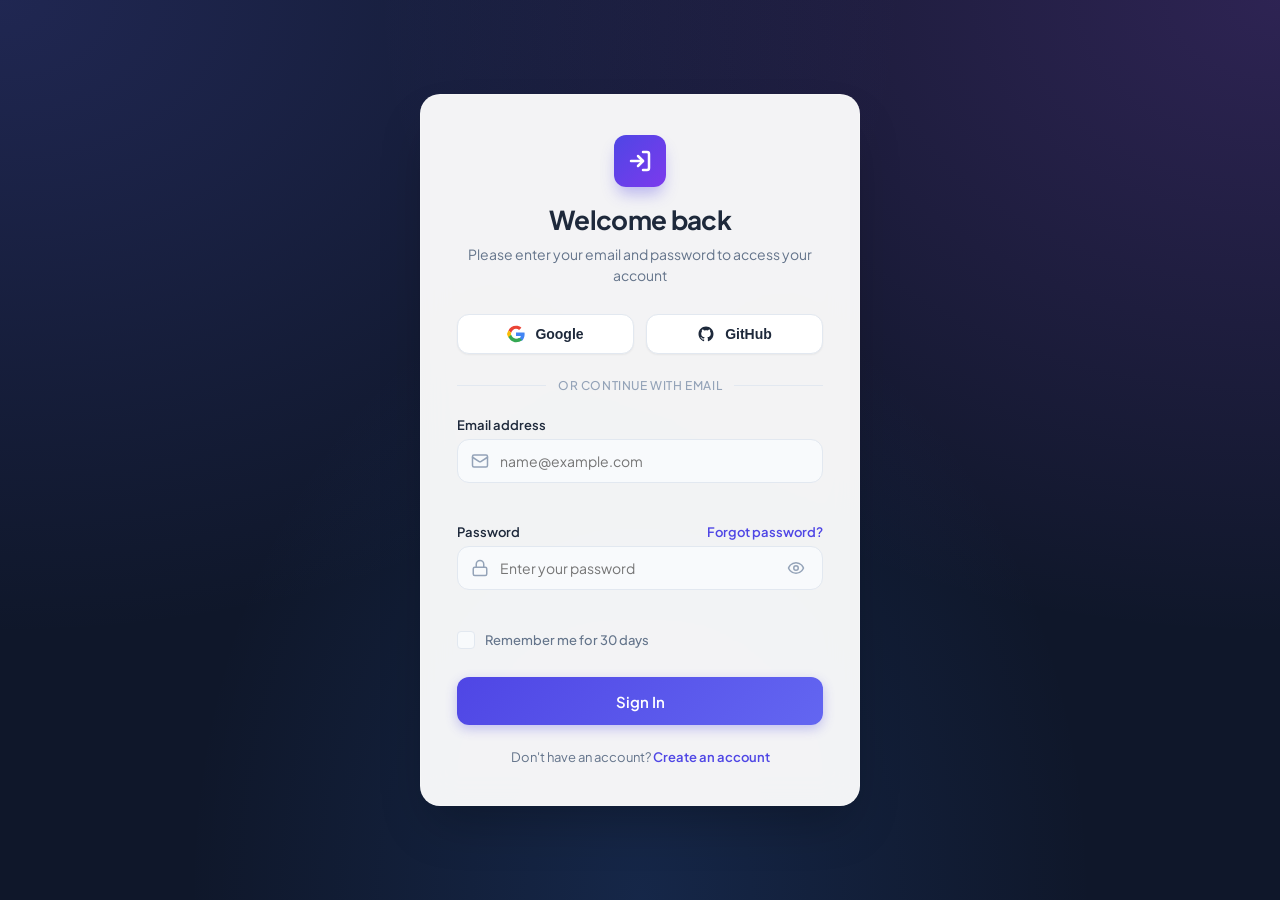
<file: index.html>
<!DOCTYPE html>
<html lang="en">
<head>
    <meta charset="UTF-8">
    <meta name="viewport" content="width=device-width, initial-scale=1.0">
    <title>Modern Login Form</title>
    <!-- Google Fonts -->
    <link rel="preconnect" href="https://fonts.googleapis.com">
    <link rel="preconnect" href="https://fonts.gstatic.com" crossorigin>
    <link href="https://fonts.googleapis.com/css2?family=Plus+Jakarta+Sans:wght@400;500;600;700&display=swap" rel="stylesheet">
    <link rel="stylesheet" href="style.css">
</head>
<body>
    <div class="login-container">
        <div class="login-card">
            <!-- Brand / Logo -->
            <div class="brand-header">
                <div class="logo-circle">
                    <svg width="24" height="24" viewBox="0 0 24 24" fill="none" stroke="currentColor" stroke-width="2.5" stroke-linecap="round" stroke-linejoin="round">
                        <path d="M15 3h4a2 2 0 0 1 2 2v14a2 2 0 0 1-2 2h-4"></path>
                        <polyline points="10 17 15 12 10 7"></polyline>
                        <line x1="15" y1="12" x2="3" y2="12"></line>
                    </svg>
                </div>
                <h1>Welcome back</h1>
                <p>Please enter your email and password to access your account</p>
            </div>

            <!-- Social Login Options -->
            <div class="social-login">
                <button type="button" class="btn-social" id="googleBtn" aria-label="Sign in with Google">
                    <svg width="18" height="18" viewBox="0 0 24 24">
                        <path fill="#EA4335" d="M12 5c1.6 0 3 .6 4.1 1.6l3.1-3.1C17.3 1.7 14.8 1 12 1 7.5 1 3.7 3.6 1.9 7.3l3.7 2.9C6.5 7.4 9 5 12 5z"/>
                        <path fill="#4285F4" d="M23.5 12.3c0-.8-.1-1.7-.2-2.3H12v4.6h6.5c-.3 1.5-1.1 2.8-2.4 3.7l3.7 2.9c2.2-2 3.7-5 3.7-8.9z"/>
                        <path fill="#FBBC05" d="M5.6 14.8c-.2-.7-.4-1.5-.4-2.3s.2-1.6.4-2.3L1.9 7.3C.7 9.7 0 12 0 12s.7 2.3 1.9 4.7l3.7-1.9z"/>
                        <path fill="#34A853" d="M12 23c3.2 0 6-1.1 8-3l-3.7-2.9c-1.1.7-2.5 1.2-4.3 1.2-3 0-5.5-2.4-6.4-5.2L1.9 16c1.8 3.7 5.6 7 10.1 7z"/>
                    </svg>
                    <span>Google</span>
                </button>
                <button type="button" class="btn-social" id="githubBtn" aria-label="Sign in with GitHub">
                    <svg width="18" height="18" viewBox="0 0 24 24" fill="currentColor">
                        <path fill-rule="evenodd" clip-rule="evenodd" d="M12 2C6.477 2 2 6.484 2 12.017c0 4.425 2.865 8.18 6.839 9.504.5.092.682-.217.682-.483 0-.237-.008-.868-.013-1.703-2.782.605-3.369-1.343-3.369-1.343-.454-1.158-1.11-1.466-1.11-1.466-.908-.62.069-.608.069-.608 1.003.07 1.53 1.032 1.53 1.032.892 1.53 2.341 1.088 2.91.832.092-.647.35-1.088.636-1.338-2.22-.253-4.555-1.113-4.555-4.951 0-1.093.39-1.988 1.029-2.688-.103-.253-.446-1.272.098-2.65 0 0 .84-.27 2.75 1.026A9.564 9.564 0 0112 6.844c.85.004 1.705.115 2.504.337 1.909-1.296 2.747-1.027 2.747-1.027.546 1.379.202 2.398.1 2.651.64.7 1.028 1.595 1.028 2.688 0 3.848-2.339 4.695-4.566 4.943.359.309.678.92.678 1.855 0 1.338-.012 2.419-.012 2.747 0 .268.18.58.688.482A10.019 10.019 0 0022 12.017C22 6.484 17.522 2 12 2z"/>
                    </svg>
                    <span>GitHub</span>
                </button>
            </div>

            <!-- Divider -->
            <div class="divider">
                <span>or continue with email</span>
            </div>

            <!-- Login Form -->
            <form id="loginForm" novalidate>
                <!-- Email Field -->
                <div class="form-group">
                    <label for="email">Email address</label>
                    <div class="input-wrapper">
                        <svg class="input-icon" width="18" height="18" viewBox="0 0 24 24" fill="none" stroke="currentColor" stroke-width="2" stroke-linecap="round" stroke-linejoin="round">
                            <rect width="20" height="16" x="2" y="4" rx="2"></rect>
                            <path d="m22 7-8.97 5.7a1.94 1.94 0 0 1-2.06 0L2 7"></path>
                        </svg>
                        <input type="email" id="email" name="email" placeholder="name@example.com" autocomplete="email" required>
                    </div>
                    <span class="error-message" id="emailError"></span>
                </div>

                <!-- Password Field -->
                <div class="form-group">
                    <div class="label-row">
                        <label for="password">Password</label>
                        <a href="#" class="forgot-password" id="forgotPasswordLink">Forgot password?</a>
                    </div>
                    <div class="input-wrapper">
                        <svg class="input-icon" width="18" height="18" viewBox="0 0 24 24" fill="none" stroke="currentColor" stroke-width="2" stroke-linecap="round" stroke-linejoin="round">
                            <rect width="18" height="11" x="3" y="11" rx="2" ry="2"></rect>
                            <path d="M7 11V7a5 5 0 0 1 10 0v4"></path>
                        </svg>
                        <input type="password" id="password" name="password" placeholder="Enter your password" autocomplete="current-password" required>
                        <button type="button" class="btn-toggle-password" id="togglePassword" aria-label="Toggle password visibility">
                            <!-- Eye icon (shown when password is hidden) -->
                            <svg class="eye-icon" width="18" height="18" viewBox="0 0 24 24" fill="none" stroke="currentColor" stroke-width="2" stroke-linecap="round" stroke-linejoin="round">
                                <path d="M2 12s3-7 10-7 10 7 10 7-3 7-10 7-10-7-10-7Z"></path>
                                <circle cx="12" cy="12" r="3"></circle>
                            </svg>
                            <!-- Eye Off icon (hidden by default) -->
                            <svg class="eye-off-icon hidden" width="18" height="18" viewBox="0 0 24 24" fill="none" stroke="currentColor" stroke-width="2" stroke-linecap="round" stroke-linejoin="round">
                                <path d="M9.88 9.88a3 3 0 1 0 4.24 4.24"></path>
                                <path d="M10.73 5.08A10.43 10.43 0 0 1 12 5c7 0 10 7 10 7a13.16 13.16 0 0 1-1.67 2.68"></path>
                                <path d="M6.61 6.61A13.526 13.526 0 0 0 2 12s3 7 10 7a9.74 9.74 0 0 0 5.39-1.61"></path>
                                <line x1="2" y1="2" x2="22" y2="22"></line>
                            </svg>
                        </button>
                    </div>
                    <span class="error-message" id="passwordError"></span>
                </div>

                <!-- Remember Me Checkbox -->
                <div class="checkbox-group">
                    <label class="custom-checkbox">
                        <input type="checkbox" id="rememberMe" name="rememberMe">
                        <span class="checkmark"></span>
                        <span class="checkbox-label">Remember me for 30 days</span>
                    </label>
                </div>

                <!-- Submit Button -->
                <button type="submit" class="btn-submit" id="submitBtn">
                    <span class="btn-text">Sign In</span>
                    <span class="spinner hidden"></span>
                </button>
            </form>

            <!-- Card Footer -->
            <div class="card-footer">
                <p>Don't have an account? <a href="#" id="signupLink">Create an account</a></p>
            </div>
        </div>

        <!-- Toast Notification -->
        <div class="toast" id="toast" role="alert" aria-live="assertive">
            <span class="toast-icon" id="toastIcon"></span>
            <span class="toast-message" id="toastMessage"></span>
        </div>
    </div>

    <script src="script.js"></script>
</body>
</html>
</file>
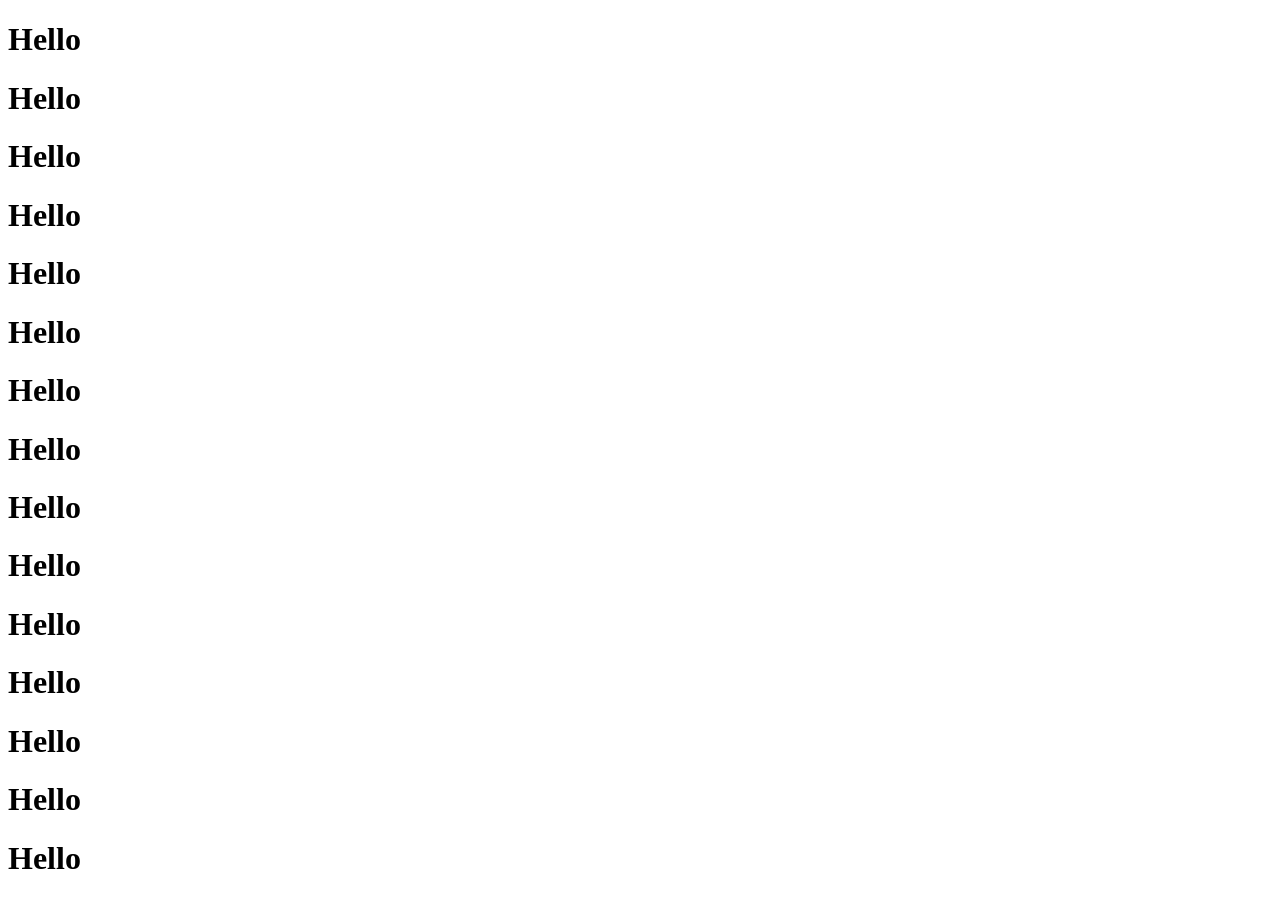
<file: addd.html>
<!DOCTYPE html>
<html lang="en">
<head>
    <meta charset="UTF-8">
    <meta name="viewport" content="width=device-width, initial-scale=1.0">
    <title>Document</title>
</head>
<body>
    <h1>Hello</h1>
    <h1>Hello</h1>
    <h1>Hello</h1>
    <h1>Hello</h1>
    <h1>Hello</h1>
    <h1>Hello</h1>
    <h1>Hello</h1>
    <h1>Hello</h1>
    <h1>Hello</h1>
    <h1>Hello</h1>
    <h1>Hello</h1>
    <h1>Hello</h1>
    <h1>Hello</h1>
    <h1>Hello</h1>
    <h1>Hello</h1>
</body>
</html>
</file>
<file: style.css>
/* ==========================================================================
   CSS Reset & Variables
   ========================================================================== */
:root {
    --primary: #4f46e5;
    --primary-hover: #4338ca;
    --primary-focus: rgba(79, 70, 229, 0.2);
    --primary-light: #eef2ff;
    
    --bg-main: #0f172a;
    --card-bg: rgba(255, 255, 255, 0.95);
    --card-border: rgba(255, 255, 255, 0.2);
    
    --text-primary: #1e293b;
    --text-secondary: #64748b;
    --text-muted: #94a3b8;
    
    --input-bg: #f8fafc;
    --input-border: #e2e8f0;
    --input-focus-border: #6366f1;
    
    --error: #ef4444;
    --error-bg: #fef2f2;
    --success: #10b981;
    --success-bg: #ecfdf5;
    
    --radius-sm: 8px;
    --radius-md: 12px;
    --radius-lg: 20px;
    --radius-full: 9999px;
    
    --shadow-sm: 0 1px 2px 0 rgba(0, 0, 0, 0.05);
    --shadow-md: 0 4px 6px -1px rgba(0, 0, 0, 0.1), 0 2px 4px -2px rgba(0, 0, 0, 0.1);
    --shadow-lg: 0 20px 25px -5px rgba(0, 0, 0, 0.1), 0 8px 10px -6px rgba(0, 0, 0, 0.1);
    --shadow-card: 0 25px 50px -12px rgba(0, 0, 0, 0.25);
    
    --transition: all 0.2s cubic-bezier(0.4, 0, 0.2, 1);
}

*, *::before, *::after {
    box-sizing: border-box;
    margin: 0;
    padding: 0;
}

body {
    font-family: 'Plus Jakarta Sans', -apple-system, BlinkMacSystemFont, "Segoe UI", Roboto, sans-serif;
    background-color: var(--bg-main);
    background-image: 
        radial-gradient(at 0% 0%, rgba(99, 102, 241, 0.2) 0px, transparent 50%),
        radial-gradient(at 100% 0%, rgba(168, 85, 247, 0.2) 0px, transparent 50%),
        radial-gradient(at 50% 100%, rgba(59, 130, 246, 0.15) 0px, transparent 50%);
    background-attachment: fixed;
    color: var(--text-primary);
    min-height: 100vh;
    display: flex;
    align-items: center;
    justify-content: center;
    padding: 20px;
}

/* ==========================================================================
   Card Layout
   ========================================================================== */
.login-container {
    width: 100%;
    max-width: 440px;
    position: relative;
}

.login-card {
    background: var(--card-bg);
    backdrop-filter: blur(16px);
    -webkit-backdrop-filter: blur(16px);
    border-radius: var(--radius-lg);
    border: 1px solid var(--card-border);
    padding: 40px 36px;
    box-shadow: var(--shadow-card);
    transition: var(--transition);
}

/* ==========================================================================
   Brand & Header
   ========================================================================== */
.brand-header {
    text-align: center;
    margin-bottom: 28px;
}

.logo-circle {
    width: 52px;
    height: 52px;
    margin: 0 auto 16px;
    background: linear-gradient(135deg, #4f46e5 0%, #7c3aed 100%);
    color: #ffffff;
    border-radius: var(--radius-md);
    display: flex;
    align-items: center;
    justify-content: center;
    box-shadow: 0 10px 15px -3px rgba(79, 70, 229, 0.35);
}

.brand-header h1 {
    font-size: 26px;
    font-weight: 700;
    color: var(--text-primary);
    letter-spacing: -0.025em;
    margin-bottom: 8px;
}

.brand-header p {
    font-size: 14px;
    color: var(--text-secondary);
    line-height: 1.5;
}

/* ==========================================================================
   Social Buttons
   ========================================================================== */
.social-login {
    display: flex;
    gap: 12px;
    margin-bottom: 24px;
}

.btn-social {
    flex: 1;
    display: flex;
    align-items: center;
    justify-content: center;
    gap: 10px;
    padding: 10px 16px;
    background: #ffffff;
    border: 1px solid var(--input-border);
    border-radius: var(--radius-md);
    font-size: 14px;
    font-weight: 600;
    color: var(--text-primary);
    cursor: pointer;
    transition: var(--transition);
    box-shadow: var(--shadow-sm);
}

.btn-social:hover {
    background: #f8fafc;
    border-color: #cbd5e1;
    transform: translateY(-1px);
    box-shadow: var(--shadow-md);
}

.btn-social:active {
    transform: translateY(0);
}

/* ==========================================================================
   Divider
   ========================================================================== */
.divider {
    display: flex;
    align-items: center;
    text-align: center;
    margin-bottom: 24px;
}

.divider::before,
.divider::after {
    content: '';
    flex: 1;
    border-bottom: 1px solid var(--input-border);
}

.divider span {
    padding: 0 12px;
    font-size: 12px;
    color: var(--text-muted);
    font-weight: 500;
    text-transform: uppercase;
    letter-spacing: 0.05em;
}

/* ==========================================================================
   Form Elements
   ========================================================================== */
.form-group {
    margin-bottom: 20px;
    position: relative;
}

.form-group label {
    display: block;
    font-size: 13px;
    font-weight: 600;
    color: var(--text-primary);
    margin-bottom: 6px;
}

.label-row {
    display: flex;
    justify-content: space-between;
    align-items: center;
    margin-bottom: 6px;
}

.label-row label {
    margin-bottom: 0;
}

.forgot-password {
    font-size: 13px;
    color: var(--primary);
    text-decoration: none;
    font-weight: 600;
    transition: var(--transition);
}

.forgot-password:hover {
    color: var(--primary-hover);
    text-decoration: underline;
}

.input-wrapper {
    position: relative;
    display: flex;
    align-items: center;
}

.input-wrapper .input-icon {
    position: absolute;
    left: 14px;
    color: var(--text-muted);
    pointer-events: none;
    transition: var(--transition);
}

.input-wrapper input {
    width: 100%;
    padding: 12px 14px 12px 42px;
    background-color: var(--input-bg);
    border: 1.5px solid var(--input-border);
    border-radius: var(--radius-md);
    font-size: 14px;
    font-family: inherit;
    color: var(--text-primary);
    transition: var(--transition);
    outline: none;
}

.input-wrapper input:focus {
    background-color: #ffffff;
    border-color: var(--input-focus-border);
    box-shadow: 0 0 0 4px var(--primary-focus);
}

.input-wrapper input:focus + .input-icon,
.input-wrapper:focus-within .input-icon {
    color: var(--primary);
}

.btn-toggle-password {
    position: absolute;
    right: 12px;
    background: transparent;
    border: none;
    padding: 6px;
    color: var(--text-muted);
    cursor: pointer;
    border-radius: var(--radius-sm);
    display: flex;
    align-items: center;
    justify-content: center;
    transition: var(--transition);
}

.btn-toggle-password:hover {
    color: var(--text-primary);
    background-color: rgba(0, 0, 0, 0.05);
}

/* Error State */
.form-group.has-error input {
    border-color: var(--error);
    background-color: var(--error-bg);
}

.form-group.has-error .input-icon {
    color: var(--error);
}

.error-message {
    display: block;
    font-size: 12px;
    color: var(--error);
    margin-top: 5px;
    min-height: 16px;
    font-weight: 500;
}

/* ==========================================================================
   Custom Checkbox
   ========================================================================== */
.checkbox-group {
    margin-bottom: 24px;
}

.custom-checkbox {
    display: inline-flex;
    align-items: center;
    position: relative;
    cursor: pointer;
    font-size: 13px;
    color: var(--text-secondary);
    user-select: none;
}

.custom-checkbox input {
    position: absolute;
    opacity: 0;
    cursor: pointer;
    height: 0;
    width: 0;
}

.checkmark {
    height: 18px;
    width: 18px;
    background-color: var(--input-bg);
    border: 1.5px solid var(--input-border);
    border-radius: 4px;
    margin-right: 10px;
    display: inline-block;
    position: relative;
    transition: var(--transition);
}

.custom-checkbox:hover input ~ .checkmark {
    border-color: var(--primary);
}

.custom-checkbox input:checked ~ .checkmark {
    background-color: var(--primary);
    border-color: var(--primary);
}

.checkmark::after {
    content: "";
    position: absolute;
    display: none;
    left: 5px;
    top: 2px;
    width: 4px;
    height: 8px;
    border: solid white;
    border-width: 0 2px 2px 0;
    transform: rotate(45deg);
}

.custom-checkbox input:checked ~ .checkmark::after {
    display: block;
}

.checkbox-label {
    font-weight: 500;
}

/* ==========================================================================
   Submit Button & Spinner
   ========================================================================== */
.btn-submit {
    width: 100%;
    padding: 13px;
    background: linear-gradient(135deg, #4f46e5 0%, #6366f1 100%);
    border: none;
    border-radius: var(--radius-md);
    color: #ffffff;
    font-size: 15px;
    font-weight: 600;
    font-family: inherit;
    cursor: pointer;
    box-shadow: 0 4px 12px rgba(79, 70, 229, 0.3);
    transition: var(--transition);
    display: flex;
    align-items: center;
    justify-content: center;
    gap: 8px;
    min-height: 48px;
}

.btn-submit:hover:not(:disabled) {
    background: linear-gradient(135deg, #4338ca 0%, #4f46e5 100%);
    box-shadow: 0 6px 20px rgba(79, 70, 229, 0.4);
    transform: translateY(-1px);
}

.btn-submit:active:not(:disabled) {
    transform: translateY(0);
}

.btn-submit:disabled {
    opacity: 0.75;
    cursor: not-allowed;
}

/* Spinner Animation */
.spinner {
    width: 20px;
    height: 20px;
    border: 2.5px solid rgba(255, 255, 255, 0.3);
    border-top-color: #ffffff;
    border-radius: 50%;
    animation: spin 0.8s linear infinite;
}

@keyframes spin {
    to {
        transform: rotate(360deg);
    }
}

.hidden {
    display: none !important;
}

/* ==========================================================================
   Card Footer
   ========================================================================== */
.card-footer {
    text-align: center;
    margin-top: 24px;
}

.card-footer p {
    font-size: 13px;
    color: var(--text-secondary);
}

.card-footer a {
    color: var(--primary);
    text-decoration: none;
    font-weight: 600;
    transition: var(--transition);
}

.card-footer a:hover {
    color: var(--primary-hover);
    text-decoration: underline;
}

/* ==========================================================================
   Toast Notifications
   ========================================================================== */
.toast {
    position: fixed;
    bottom: 24px;
    right: 24px;
    display: flex;
    align-items: center;
    gap: 12px;
    padding: 14px 20px;
    border-radius: var(--radius-md);
    font-size: 14px;
    font-weight: 500;
    box-shadow: var(--shadow-lg);
    opacity: 0;
    transform: translateY(20px);
    pointer-events: none;
    transition: all 0.3s cubic-bezier(0.16, 1, 0.3, 1);
    z-index: 1000;
}

.toast.show {
    opacity: 1;
    transform: translateY(0);
    pointer-events: auto;
}

.toast.success {
    background-color: var(--success);
    color: #ffffff;
}

.toast.error {
    background-color: var(--error);
    color: #ffffff;
}

.toast.info {
    background-color: #1e293b;
    color: #ffffff;
}

/* ==========================================================================
   Responsive Adaptations
   ========================================================================== */
@media (max-width: 480px) {
    .login-card {
        padding: 30px 20px;
    }
    
    .social-login {
        flex-direction: column;
    }
    
    .toast {
        left: 20px;
        right: 20px;
        bottom: 20px;
    }
}
</file>
